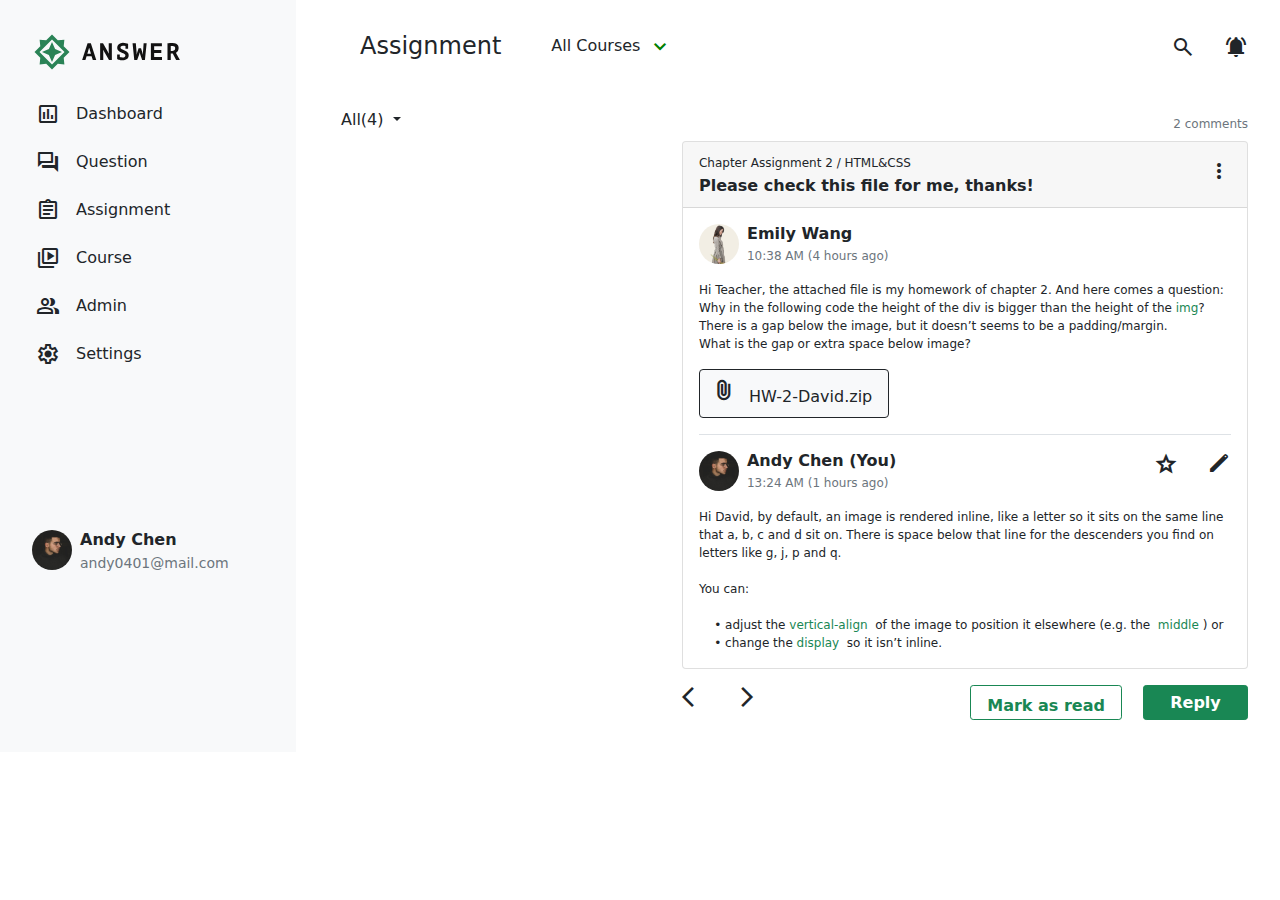
<file: index.html>
<!DOCTYPE html>
<html lang="en">

  <head>
    <meta charset="UTF-8">
    <meta name="viewport" content="width=device-width, initial-scale=1.0">
    <meta http-equiv="X-UA-Compatible" content="ie=edge">
    <title>Boostrap Index</title>
    <link rel="stylesheet" href="https://cdnjs.cloudflare.com/ajax/libs/font-awesome/5.13.0/css/all.min.css" />
    <link rel="stylesheet" href="./assets/style/all.css">
    <link rel="stylesheet" href="https://fonts.googleapis.com/css2?family=Material+Symbols+Outlined:opsz,wght,FILL,GRAD@20..48,100..700,0..1,-50..200" />
   
  </head>

  <body class="d-flex">

    <nav class="nav bg-light">
      <div class="container-fluid px-0 d-flex flex-column align-items-start">
        <img class="nav-img " src="../assets/images/logo-ANSWER.svg" alt="answer">
        <ul class="list-unstyled d-flex flex-column m-0">
          <li class="nav-list1">
             <a class=" d-flex"  href="#">
               <span class="material-symbols-outlined me-3">
                insert_chart
               </span>
               Dashboard
            </a>
         </li>   

        <li class="nav-list2 ">
           <a class=" d-flex" href="#">
            <span class="material-symbols-outlined me-3">
              forum
              </span>
              Question
          </a>
       </li>

      <li class="nav-list3">
         <a class=" d-flex" href="#">
          <span class="material-symbols-outlined me-3">
            assignment
            </span>
            Assignment
        </a>
     </li>
  
    <li class="nav-list4">
       <a class=" d-flex" href="#">
        <span class="material-symbols-outlined me-3">
          video_library
          </span>
          Course
      </a>
   </li>

  <li class="nav-list5">
     <a class=" d-flex" href="#">
      <span class="material-symbols-outlined me-3">
        group
        </span>
        Admin
    </a>
 </li>

  <li class="nav-list6">
     <a class=" d-flex" href="#">
      <span class="material-symbols-outlined me-3">
        settings
        </span>
        Settings
    </a>
 </li>
 </ul>
</div><!--container-->

     <!--Andy Chen-navbar-->
     <div class="nav-andy d-flex">
      <img class="nav-andy-img me-2" src="../assets/images/andychen.jpeg" alt="Andy">
      <div>
      <h5 class="andy-title fw-bold mb-1 fs-6">Andy Chen</h5>
      <p class="andy-email">andy0401@mail.com</p>
      </div>
    </div>
  

    </nav>
 

  

    
<div class="container">
  <div class="header-assignment d-flex align-items-center justify-content-between">
    <div class="header-course d-flex align-items-center ">
      <h1 class="">Assignment</h1>
      <p class="me-2">All Courses</p>
      <a href="#"><span class="material-symbols-outlined">
      expand_more
      </span></a>
     </div>
    <div class="header-search">
      <span class="material-symbols-outlined me-4">
        search
        </span>
        <span class="material-symbols-outlined">
          notifications_active
          </span>
    </div>
   </div>

<!-- Dropdown-->
<div class="d-flex"> <!--*card&dropdown-display-flex*-->
  <div class="dropdown me-3">
    <a class="dropdown-all btn btn-link dropdown-toggle" href="#" role="button" data-bs-toggle="dropdown" aria-expanded="false">
      All(4)
    </a>
  
    <div class="dropdown-menu">
      <div class="list-group rounded-1" id="list-tab" role="tablist">
             
        <div class="list-group-item list-group-item-action active d-flex justify-content-between"  id="list-home-list" data-bs-toggle="list" href="#list-home" role="tab" aria-controls="list-home">
          <div>
          <p class="mb-1">Chapter Assignment 2</p>
          <a class="list-group-a fw-bold" href="#">Please check this file…</a></div>
          <div>
          <p class="mb-2">4 hrs ago</p>
          <p class="list-group-item-name mb-0" href="#">Emily Wang</p>  </div>      
        </div>
           
        
        <div class="list-group-item list-group-item-action active d-flex justify-content-between"  id="list-home-list" data-bs-toggle="list" href="#list-home" role="tab" aria-controls="list-home">
          <div>
          <p class="mb-1">Chapter Assignment 1</p>
          <a class="fw-bold" href="#">My Homework</a></div>
          <div>
          <p class="mb-2">12 hrs ago</p>
          <p class="list-group-item-name mb-0 " href="#">David Xu</p>  </div>      
        </div>

        <div class="list-group-item list-group-item-action active d-flex justify-content-between"  id="list-home-list" data-bs-toggle="list" href="#list-home" role="tab" aria-controls="list-home">
          <div>
          <p class="mb-1">Final Assignment</p>
          <a class="fw-bold" href="#">Have a problem with this…</a></div>
          <div>
          <p class="mb-2">18 hrs ago</p>
          <p class="list-group-item-name mb-0" href="#">Tony Wei</p>  </div>      
        </div>

        <div class="list-group-item list-group-item-action active d-flex justify-content-between"  id="list-home-list" data-bs-toggle="list" href="#list-home" role="tab" aria-controls="list-home">
          <div>
          <p class="mb-1">Final Assignment</p>
          <a class="fw-bold" href="#">Did I do it right?</a></div>
          <div>
          <p class="mb-2">19 hrs ago</p>
          <p class="list-group-item-name mb-0" href="#">Christina Lin</p>  </div>      
        </div>
        
      </div>
    </div>
  </div> 

<!-- card1-->
<div class="card-outside">
  <p class="card-outside-comment text-end mb-2">2 comments</p>
  <div class="card mb-3">
     <div class="card-header d-flex justify-content-between align-items-center">
        <div class="card-header-title">
        <p class="mb-1">Chapter Assignment 2 / HTML&CSS</p>
        <h3 class="fw-bold mb-0">Please check this file for me, thanks!</h3>
        </div>
         <div class="card-header-action-bar">
          <span class="material-symbols-outlined">
          more_vert
          </span>
         </div>
      </div>
    <div class="card-body">
      <div class="d-flex">
        <img class="me-2" src="../assets/images/emilywang.jpeg" alt="emily">
        <div>
          <h5 class="card-title fw-bold mb-1">Emily Wang</h5>
          <p class="card-time">10:38 AM (4 hours ago)</p>
        </div>
      </div>
      
      <p class="card-text">Hi Teacher, the attached file is my homework of chapter 2. And here comes a question: Why in the following code the height of the div is bigger than the height of the <span>img</span>? There is a gap below the image, but it doesn’t seems to be a padding/margin. <br>
        What is the gap or extra space below image?</p>
        <div class="btn btn-primary mb-3">      
        <span class="material-symbols-outlined me-2">attach_file</span>
        HW-2-David.zip</div>

          <div class="card-body-andy p-0 pt-3 border-top"><!--AndyChen-card-->
            <div class="d-flex justify-content-between">
              <div class="d-flex">
                <img class="me-2" src="../assets/images/andychen.jpeg" alt="Andy">              
                <div >
                  <h5 class="card-title fw-bold mb-1">Andy Chen (You)</h5>
                  <p class="card-time">13:24 AM (1 hours ago)</p>
                </div>
              </div>
              <div class="card-body-andy-icon">
              <span class="material-symbols-outlined me-4">
                star
                </span>
                <span class=" material-symbols-outlined" style="font-variation-settings: 'FILL' 1, 'wght' 400, 'GRAD' 0, 'opsz' 48;" >
                  edit
                  </span>
              </div>
            </div>
            <p class="card-text">Hi David, by default, an image is rendered inline, 
              like a letter so it sits on the same line that a, b, c and d sit on. There is space below that line for the descenders you find on letters like g, j, p and q.<br><br>
              You can:
              <br><br>
              &nbsp;&nbsp;&nbsp;&nbsp;• adjust the<span class="text-success">&nbsp;vertical-align&nbsp;</span> of the image to position it elsewhere (e.g. the <span class="text-success">&nbsp;middle&nbsp;</span>) or <br>
              &nbsp;&nbsp;&nbsp;&nbsp;• change the <span class="text-success">display&nbsp;</span> so it isn’t inline.</p>
          </div><!--AndyChen-card-->
          
        
    </div><!--card-body-->
    </div><!--card-->

    <div class="d-flex justify-content-between">
      <div class="arrow-icon d-inline-block">
      <a href="#"><span class="material-symbols-outlined me-4">
        arrow_back_ios
        </span></a>
        <a href="#"><span class="material-symbols-outlined">
        arrow_forward_ios
        </span></a> 
      </div> 
       <div class="button-all d-inline-block">
         <button type="button" class="button-mark btn btn-white btn-lg btn-outline-success rounded-1 fs-6  fw-bold me-3">Mark as read</button>
         <button type="button" class="button-reply btn btn-success btn-sm rounded-1 fs-6 fw-bold">Reply</button>
       </div>
    </div>
  

  </div><!--card-outside-->
  </div><!--*card&dropdown-display-flex*-->

    <!--button-->
  

  
  
  
</div><!--container-->






    

    <footer class="footer">
    </footer>

    <script src="./assets/js/vendors.js"></script>
    <script src="./assets/js/all.js"></script>
  </body>

</html>
</file>
